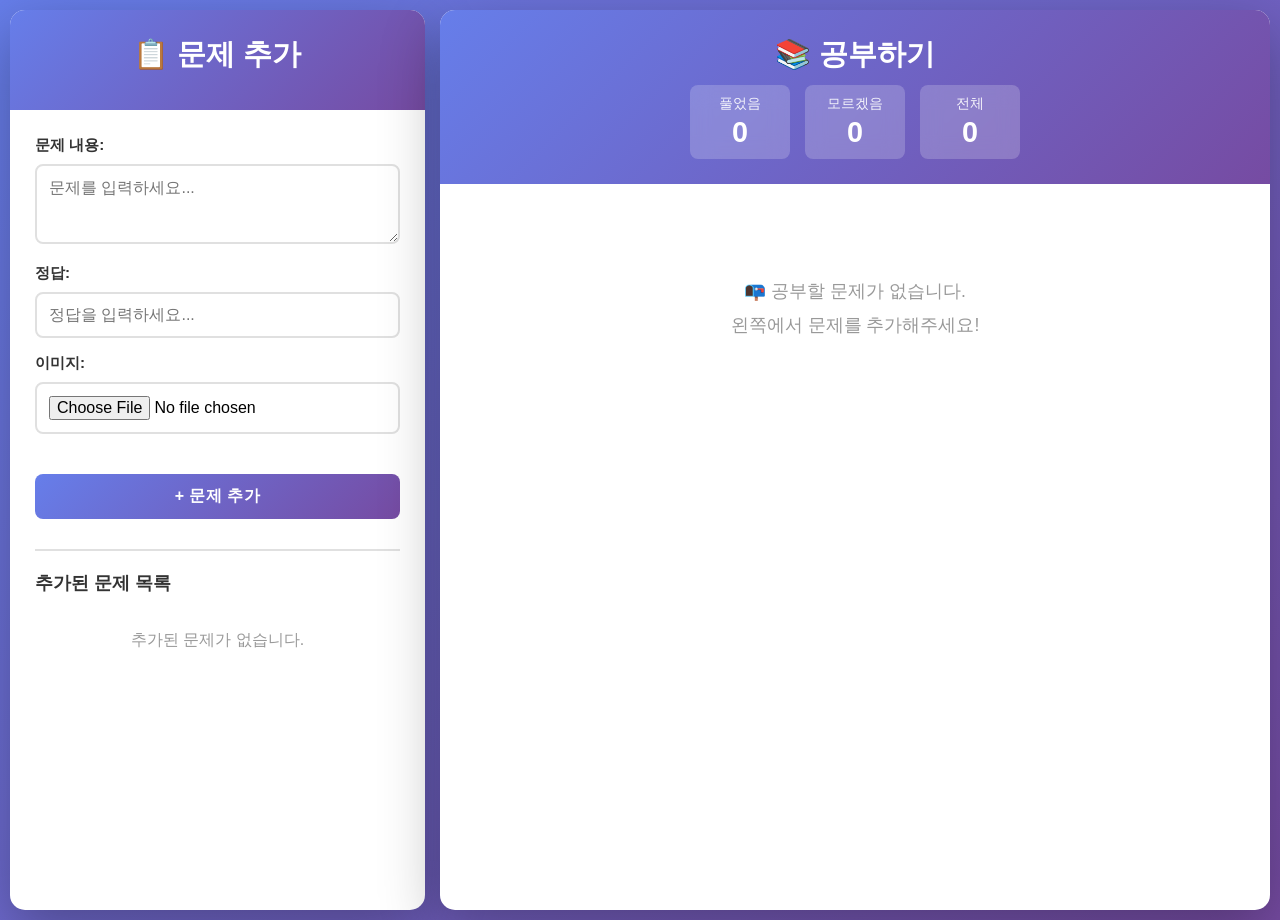
<file: index.html>
<!DOCTYPE html>
<html lang="ko">
<head>
    <meta charset="UTF-8">
    <meta name="viewport" content="width=device-width, initial-scale=1.0">
    <title>문제 풀이 애플리케이션</title>
    <link rel="stylesheet" href="styles.css">
</head>
<body>
    <div class="app-container">
        <!-- 왼쪽: 문제 추가 섹션 -->
        <aside class="add-section">
            <div class="section-header">
                <h2>📋 문제 추가</h2>
            </div>

            <div class="add-content">
                <div class="form-group">
                    <label for="problemText">문제 내용:</label>
                    <textarea id="problemText" placeholder="문제를 입력하세요..."></textarea>
                </div>

                <div class="form-group">
                    <label for="answerText">정답:</label>
                    <input type="text" id="answerText" placeholder="정답을 입력하세요...">
                </div>

                <div class="form-group">
                    <label for="imageInput">이미지:</label>
                    <input type="file" id="imageInput" accept="image/*">
                    <div id="imagePreview" class="image-preview"></div>
                </div>

                <button id="addProblemBtn" class="btn btn-primary btn-block">
                    + 문제 추가
                </button>

                <div id="problemsList" class="problems-list">
                    <h3>추가된 문제 목록</h3>
                    <div id="addedProblems" class="added-problems">
                        <!-- 추가된 문제들이 여기 표시됨 -->
                    </div>
                </div>
            </div>
        </aside>

        <!-- 오른쪽: 공부 섹션 -->
        <main class="study-section">
            <div class="section-header">
                <h2>📚 공부하기</h2>
                <div class="stats">
                    <div class="stat-box">
                        <span class="stat-label">풀었음</span>
                        <span class="stat-value" id="solvedCount">0</span>
                    </div>
                    <div class="stat-box">
                        <span class="stat-label">모르겠음</span>
                        <span class="stat-value" id="unsureCount">0</span>
                    </div>
                    <div class="stat-box">
                        <span class="stat-label">전체</span>
                        <span class="stat-value" id="totalCount">0</span>
                    </div>
                </div>
            </div>

            <div class="study-content">
                <div id="problemsContainer" class="problems-container">
                    <!-- 공부할 문제가 여기 표시됨 -->
                </div>

                <div id="completionMessage" class="completion-message hidden">
                    <h2>🎉 모든 문제를 완료했습니다!</h2>
                    <p id="completionStats"></p>
                    <button id="restartBtn" class="btn btn-primary">미완료 문제로 다시 시작</button>
                </div>

                <div id="emptyStudy" class="empty-study hidden">
                    <p>📭 공부할 문제가 없습니다.</p>
                    <p>왼쪽에서 문제를 추가해주세요!</p>
                </div>
            </div>
        </main>
    </div>

    <script src="script.js"></script>
</body>
</html>
</file>
<file: styles.css>
* {
    margin: 0;
    padding: 0;
    box-sizing: border-box;
}

body {
    font-family: 'Segoe UI', Tahoma, Geneva, Verdana, sans-serif;
    background: linear-gradient(135deg, #667eea 0%, #764ba2 100%);
    min-height: 100vh;
    padding: 10px;
}

.app-container {
    display: grid;
    grid-template-columns: 1fr 2fr;
    gap: 15px;
    max-width: 1400px;
    margin: 0 auto;
    min-height: 100vh;
}

/* ============ 섹션 공통 스타일 ============ */
.add-section,
.study-section {
    background: white;
    border-radius: 15px;
    box-shadow: 0 20px 60px rgba(0, 0, 0, 0.3);
    overflow: hidden;
    display: flex;
    flex-direction: column;
}

.section-header {
    background: linear-gradient(135deg, #667eea 0%, #764ba2 100%);
    color: white;
    padding: 25px;
    text-align: center;
}

.section-header h2 {
    font-size: 1.8em;
    margin-bottom: 10px;
}

.stats {
    display: flex;
    justify-content: center;
    gap: 15px;
    flex-wrap: wrap;
}

.stat-box {
    background: rgba(255, 255, 255, 0.2);
    padding: 10px 20px;
    border-radius: 8px;
    backdrop-filter: blur(10px);
    display: flex;
    flex-direction: column;
    align-items: center;
    min-width: 100px;
}

.stat-label {
    font-size: 0.85em;
    opacity: 0.9;
    margin-bottom: 3px;
}

.stat-value {
    font-size: 1.8em;
    font-weight: bold;
}

/* ============ 왼쪽: 문제 추가 섹션 ============ */
.add-content {
    padding: 25px;
    overflow-y: auto;
    flex: 1;
}

.form-group {
    margin-bottom: 15px;
}

label {
    display: block;
    margin-bottom: 8px;
    font-weight: 600;
    color: #333;
    font-size: 0.95em;
}

input[type="text"],
input[type="file"],
textarea {
    width: 100%;
    padding: 12px;
    border: 2px solid #e0e0e0;
    border-radius: 8px;
    font-size: 1em;
    font-family: inherit;
    transition: border-color 0.3s;
}

input[type="text"]:focus,
input[type="file"]:focus,
textarea:focus {
    outline: none;
    border-color: #667eea;
    box-shadow: 0 0 0 3px rgba(102, 126, 234, 0.1);
}

textarea {
    resize: vertical;
    min-height: 80px;
}

.image-preview {
    margin-top: 10px;
    max-width: 200px;
    border-radius: 8px;
    overflow: hidden;
}

.image-preview img {
    width: 100%;
    height: auto;
    border: 2px solid #e0e0e0;
}

/* ============ 버튼 스타일 ============ */
.btn {
    padding: 12px 30px;
    border: none;
    border-radius: 8px;
    font-size: 1em;
    font-weight: 600;
    cursor: pointer;
    transition: all 0.3s;
    text-transform: uppercase;
    letter-spacing: 0.5px;
}

.btn-primary {
    background: linear-gradient(135deg, #667eea 0%, #764ba2 100%);
    color: white;
}

.btn-primary:hover {
    transform: translateY(-2px);
    box-shadow: 0 10px 20px rgba(102, 126, 234, 0.3);
}

.btn-secondary {
    background: #f5f5f5;
    color: #333;
    border: 2px solid #ddd;
    font-size: 0.9em;
}

.btn-secondary:hover {
    background: #e8e8e8;
    border-color: #999;
}

.btn-success {
    background: #4caf50;
    color: white;
    font-size: 0.9em;
}

.btn-success:hover {
    background: #45a049;
    transform: translateY(-2px);
}

.btn-danger {
    background: #f44336;
    color: white;
    font-size: 0.9em;
}

.btn-danger:hover {
    background: #da190b;
    transform: translateY(-2px);
}

.btn-block {
    width: 100%;
    margin-top: 15px;
}

/* ============ 추가된 문제 목록 ============ */
.problems-list {
    margin-top: 30px;
    border-top: 2px solid #e0e0e0;
    padding-top: 20px;
}

.problems-list h3 {
    font-size: 1.1em;
    color: #333;
    margin-bottom: 15px;
}

.added-problems {
    display: flex;
    flex-direction: column;
    gap: 10px;
    max-height: 400px;
    overflow-y: auto;
}

.added-problem-item {
    background: #f9f9f9;
    border-left: 4px solid #667eea;
    padding: 12px;
    border-radius: 6px;
    display: flex;
    justify-content: space-between;
    align-items: center;
    font-size: 0.9em;
}

.added-problem-item.solved {
    border-left-color: #4caf50;
    background: #f0f7f0;
}

.added-problem-item.unsure {
    border-left-color: #ff9800;
    background: #fff8f0;
}

.added-problem-item-text {
    flex: 1;
    overflow: hidden;
    text-overflow: ellipsis;
    white-space: nowrap;
}

.added-problem-item-btn {
    background: none;
    border: none;
    color: #f44336;
    cursor: pointer;
    font-size: 1.2em;
    padding: 5px 10px;
    transition: all 0.3s;
}

.added-problem-item-btn:hover {
    transform: scale(1.2);
}

/* ============ 오른쪽: 공부 섹션 ============ */
.study-content {
    padding: 25px;
    overflow-y: auto;
    flex: 1;
}

.problems-container {
    display: grid;
    grid-template-columns: 1fr;
    gap: 20px;
}

.problem-card {
    background: #f9f9f9;
    border: 2px solid #e0e0e0;
    border-radius: 12px;
    padding: 25px;
    transition: all 0.3s;
    position: relative;
}

.problem-card:hover {
    box-shadow: 0 10px 30px rgba(0, 0, 0, 0.1);
    border-color: #667eea;
}

.problem-card.solved {
    background: #e8f5e9;
    border-color: #4caf50;
}

.problem-card.unsure {
    background: #fff3e0;
    border-color: #ff9800;
}

.problem-header {
    display: flex;
    justify-content: space-between;
    align-items: center;
    margin-bottom: 15px;
}

.problem-status {
    display: inline-block;
    padding: 6px 16px;
    border-radius: 20px;
    font-size: 0.85em;
    font-weight: 600;
    text-transform: uppercase;
}

.status-pending {
    background: #e3f2fd;
    color: #1976d2;
}

.status-solved {
    background: #c8e6c9;
    color: #2e7d32;
}

.status-unsure {
    background: #ffe0b2;
    color: #e65100;
}

.problem-content {
    margin-bottom: 20px;
}

.problem-text {
    font-size: 1.15em;
    line-height: 1.7;
    color: #333;
    margin-bottom: 15px;
    word-wrap: break-word;
    padding: 15px;
    background: white;
    border-radius: 8px;
    border-left: 4px solid #667eea;
}

.problem-image {
    margin: 15px 0;
}

.problem-image img {
    max-width: 100%;
    height: auto;
    border-radius: 8px;
    border: 2px solid #ddd;
}

.problem-answer {
    background: white;
    border: 2px solid #4caf50;
    border-radius: 8px;
    padding: 15px;
    margin: 15px 0;
    transition: all 0.3s;
}

.problem-answer.hidden {
    background: #f5f5f5;
    border: 2px dashed #999;
    color: #999;
}

.problem-answer.hidden .answer-text {
    filter: blur(8px);
    user-select: none;
    cursor: not-allowed;
}

.answer-label {
    font-weight: 600;
    color: #4caf50;
    margin-bottom: 8px;
    font-size: 0.9em;
}

.answer-text {
    font-size: 1.1em;
    color: #2e7d32;
    word-wrap: break-word;
    padding: 10px;
    background: #f0f7f0;
    border-radius: 4px;
    font-weight: 500;
}

.problem-buttons {
    display: grid;
    grid-template-columns: 1fr 1fr 1fr;
    gap: 10px;
    margin-bottom: 10px;
}

.problem-buttons-action {
    display: grid;
    grid-template-columns: 1fr 1fr;
    gap: 10px;
}

.btn-small {
    padding: 10px 15px;
    font-size: 0.85em;
}

/* ============ 완료 메시지 ============ */
.completion-message {
    text-align: center;
    padding: 60px 30px;
    background: linear-gradient(135deg, #e8f5e9 0%, #c8e6c9 100%);
    border-radius: 12px;
    border: 3px dashed #4caf50;
}

.completion-message h2 {
    color: #2e7d32;
    font-size: 2.2em;
    margin-bottom: 20px;
}

.completion-message p {
    font-size: 1.1em;
    color: #558b2f;
    margin-bottom: 30px;
}

/* ============ 빈 상태 ============ */
.empty-study {
    text-align: center;
    padding: 60px 30px;
    color: #999;
}

.empty-study p {
    font-size: 1.1em;
    margin: 10px 0;
}

/* ============ 유틸리티 ============ */
.hidden {
    display: none !important;
}

/* ============ 반응형 디자인 ============ */
@media (max-width: 1024px) {
    .app-container {
        grid-template-columns: 1fr;
        gap: 20px;
    }

    .problems-container {
        grid-template-columns: 1fr;
    }

    .section-header h2 {
        font-size: 1.5em;
    }

    .stat-box {
        min-width: 90px;
        padding: 8px 15px;
    }
}

@media (max-width: 640px) {
    .app-container {
        padding: 5px;
    }

    .add-content,
    .study-content {
        padding: 15px;
    }

    .section-header {
        padding: 15px;
    }

    .problem-buttons,
    .problem-buttons-action {
        grid-template-columns: 1fr;
    }

    .stats {
        flex-direction: column;
        gap: 10px;
    }

    .problem-card {
        padding: 15px;
    }

    .section-header h2 {
        font-size: 1.3em;
    }
}
</file>
